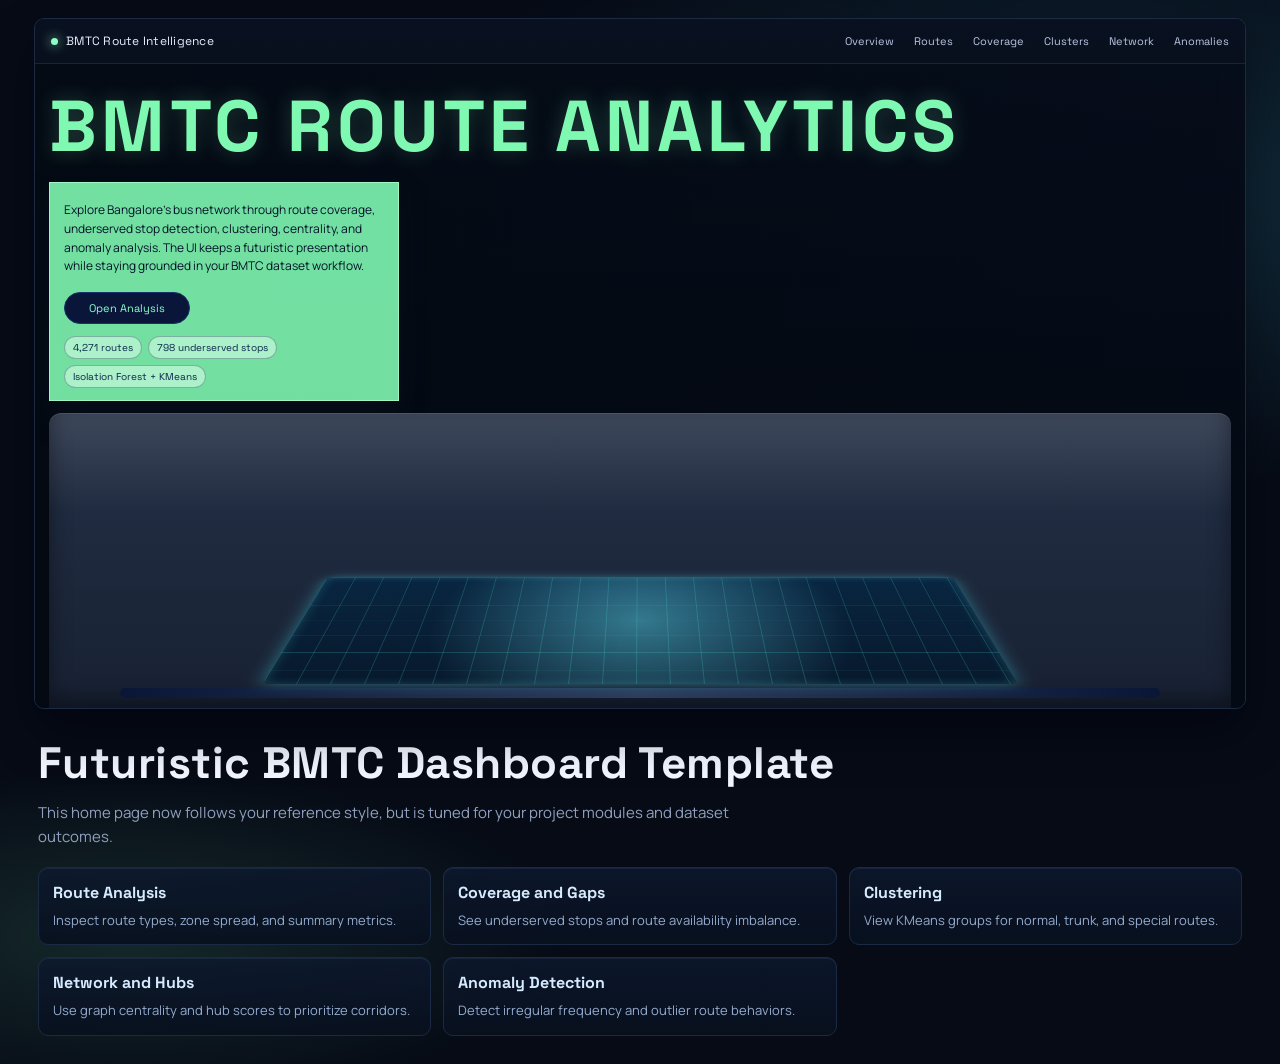
<file: frontend/index.html>
<!DOCTYPE html>
<html lang="en">
<head>
<meta charset="UTF-8"/>
<meta name="viewport" content="width=device-width, initial-scale=1.0"/>
<title>BMTC Analytics — Landing Template</title>
<link href="https://fonts.googleapis.com/css2?family=Space+Grotesk:wght@400;500;700&family=Manrope:wght@400;500;700&display=swap" rel="stylesheet"/>
<link rel="stylesheet" href="style.css"/>
</head>
<body class="landing-body">
<main class="landing-page">
  <section class="hero-template">
    <header class="template-nav">
      <div class="brand-wrap">
        <span class="brand-dot"></span>
        <span class="brand-name">BMTC Route Intelligence</span>
      </div>
      <nav class="template-links" aria-label="Primary">
        <a href="index.html">Overview</a>
        <a href="routes.html">Routes</a>
        <a href="coverage.html">Coverage</a>
        <a href="clusters.html">Clusters</a>
        <a href="network.html">Network</a>
        <a href="anamolies.html">Anomalies</a>
      </nav>
    </header>

    <div class="hero-content">
      <h1>BMTC ROUTE ANALYTICS</h1>
      <article class="hero-note">
        <p>
          Explore Bangalore's bus network through route coverage, underserved
          stop detection, clustering, centrality, and anomaly analysis. The
          UI keeps a futuristic presentation while staying grounded in your
          BMTC dataset workflow.
        </p>
        <a href="routes.html" class="hero-btn">Open Analysis</a>
        <div class="hero-chips">
          <span>4,271 routes</span>
          <span>798 underserved stops</span>
          <span>Isolation Forest + KMeans</span>
        </div>
      </article>
      <div class="hero-device" aria-hidden="true">
        <div class="device-grid"></div>
      </div>
    </div>
  </section>

  <section class="after-hero">
    <h2>Futuristic BMTC Dashboard Template</h2>
    <p>
      This home page now follows your reference style, but is tuned for your
      project modules and dataset outcomes.
    </p>
    <div class="quick-grid">
      <a class="quick-card" href="routes.html">
        <h3>Route Analysis</h3>
        <p>Inspect route types, zone spread, and summary metrics.</p>
      </a>
      <a class="quick-card" href="coverage.html">
        <h3>Coverage and Gaps</h3>
        <p>See underserved stops and route availability imbalance.</p>
      </a>
      <a class="quick-card" href="clusters.html">
        <h3>Clustering</h3>
        <p>View KMeans groups for normal, trunk, and special routes.</p>
      </a>
      <a class="quick-card" href="network.html">
        <h3>Network and Hubs</h3>
        <p>Use graph centrality and hub scores to prioritize corridors.</p>
      </a>
      <a class="quick-card" href="anamolies.html">
        <h3>Anomaly Detection</h3>
        <p>Detect irregular frequency and outlier route behaviors.</p>
      </a>
    </div>
  </section>
</main>
</body>
</html>
</file>
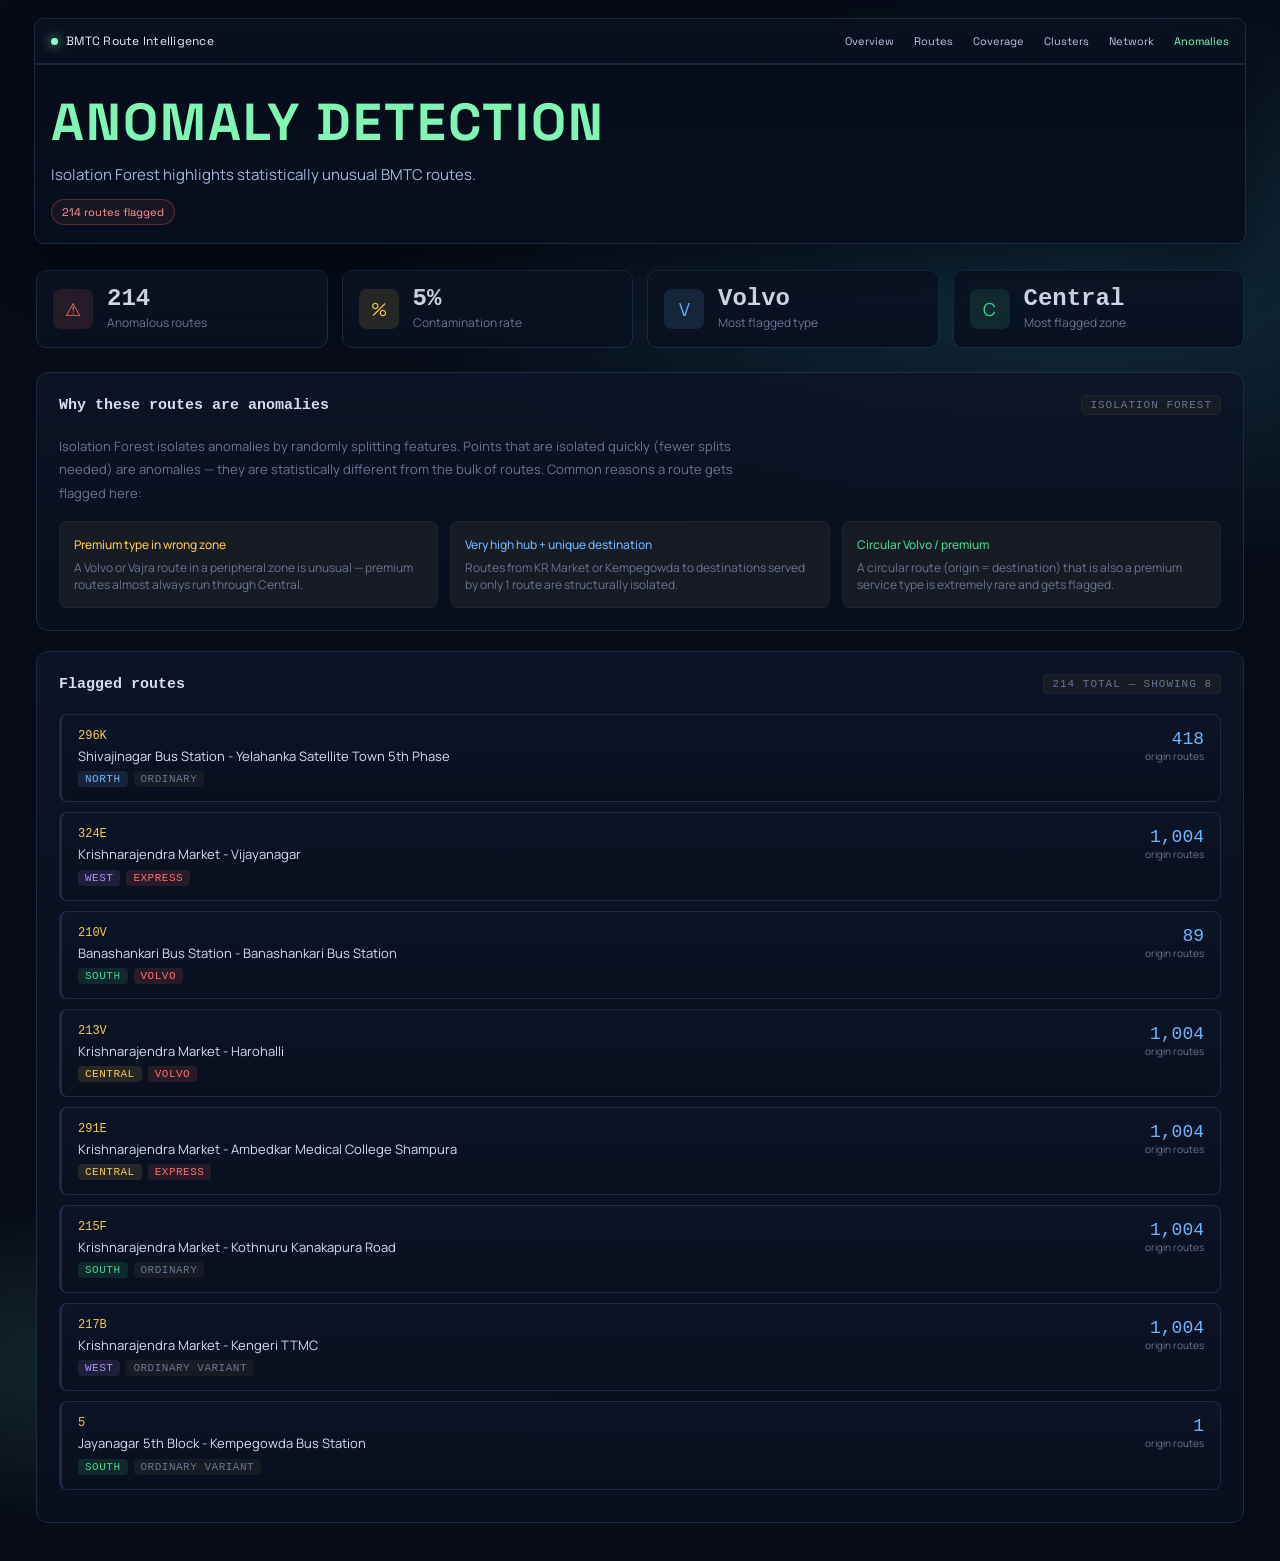
<file: frontend/anamolies.html>
<!DOCTYPE html>
<html lang="en">
<head>
<meta charset="UTF-8"/><meta name="viewport" content="width=device-width, initial-scale=1.0"/>
<title>BMTC — Anomalies</title>
<link href="https://fonts.googleapis.com/css2?family=Space+Grotesk:wght@400;500;700&family=Manrope:wght@400;500;700&display=swap" rel="stylesheet"/>
<link rel="stylesheet" href="style.css"/>
</head>
<body class="landing-body">
<main class="landing-page">
  <section class="hero-template page-template">
    <header class="template-nav">
      <div class="brand-wrap">
        <span class="brand-dot"></span>
        <span class="brand-name">BMTC Route Intelligence</span>
      </div>
      <nav class="template-links" aria-label="Primary">
        <a href="index.html">Overview</a>
        <a href="routes.html">Routes</a>
        <a href="coverage.html">Coverage</a>
        <a href="clusters.html">Clusters</a>
        <a href="network.html">Network</a>
        <a href="anamolies.html" class="is-active">Anomalies</a>
      </nav>
    </header>
    <div class="subpage-head">
      <h1>ANOMALY DETECTION</h1>
      <p>Isolation Forest highlights statistically unusual BMTC routes.</p>
      <span class="subpage-status danger">214 routes flagged</span>
    </div>
  </section>

  <section class="content futuristic-content">

    <div class="kpi-row" style="grid-template-columns:repeat(4,1fr)">
      <div class="kpi-card"><div class="kpi-icon" style="background:rgba(255,107,107,.12);color:#ff6b6b">⚠</div><div><div class="kpi-num">214</div><div class="kpi-label">Anomalous routes</div></div></div>
      <div class="kpi-card"><div class="kpi-icon" style="background:rgba(247,201,72,.12);color:#f7c948">%</div><div><div class="kpi-num">5%</div><div class="kpi-label">Contamination rate</div></div></div>
      <div class="kpi-card"><div class="kpi-icon" style="background:rgba(110,181,255,.12);color:#6eb5ff">V</div><div><div class="kpi-num">Volvo</div><div class="kpi-label">Most flagged type</div></div></div>
      <div class="kpi-card"><div class="kpi-icon" style="background:rgba(61,214,140,.12);color:#3dd68c">C</div><div><div class="kpi-num">Central</div><div class="kpi-label">Most flagged zone</div></div></div>
    </div>

    <div class="card">
      <div class="card-header"><h3>Why these routes are anomalies</h3><span class="card-tag">Isolation Forest</span></div>
      <p style="font-size:13px;color:var(--muted);line-height:1.8;max-width:700px;margin-bottom:16px">
        Isolation Forest isolates anomalies by randomly splitting features. Points that are isolated quickly
        (fewer splits needed) are anomalies — they are statistically different from the bulk of routes.
        Common reasons a route gets flagged here:
      </p>
      <div style="display:grid;grid-template-columns:1fr 1fr 1fr;gap:12px">
        <div style="background:var(--surface2);border:1px solid var(--border);border-radius:8px;padding:14px">
          <div style="font-size:12px;font-weight:500;margin-bottom:6px;color:var(--accent)">Premium type in wrong zone</div>
          <div style="font-size:12px;color:var(--muted)">A Volvo or Vajra route in a peripheral zone is unusual — premium routes almost always run through Central.</div>
        </div>
        <div style="background:var(--surface2);border:1px solid var(--border);border-radius:8px;padding:14px">
          <div style="font-size:12px;font-weight:500;margin-bottom:6px;color:var(--blue)">Very high hub + unique destination</div>
          <div style="font-size:12px;color:var(--muted)">Routes from KR Market or Kempegowda to destinations served by only 1 route are structurally isolated.</div>
        </div>
        <div style="background:var(--surface2);border:1px solid var(--border);border-radius:8px;padding:14px">
          <div style="font-size:12px;font-weight:500;margin-bottom:6px;color:var(--green)">Circular Volvo / premium</div>
          <div style="font-size:12px;color:var(--muted)">A circular route (origin = destination) that is also a premium service type is extremely rare and gets flagged.</div>
        </div>
      </div>
    </div>

    <div class="card">
      <div class="card-header">
        <h3>Flagged routes</h3>
        <span class="card-tag">214 total — showing 8</span>
      </div>
      <div id="anom-list"></div>
    </div>

  </section>
</main>
<script src="data.js"></script>
<script>
const zoneBadge = z => {
  const map = { Central:'badge-yellow', North:'badge-blue', South:'badge-green', East:'badge-red', West:'badge-purple', Other:'badge-gray' };
  return `<span class="badge ${map[z]||'badge-gray'}">${z}</span>`;
};
const typeBadge = t => {
  const premium = ['Vajra','Volvo','Airport','Express'];
  return `<span class="badge ${premium.includes(t)?'badge-red':'badge-gray'}">${t}</span>`;
};

document.getElementById('anom-list').innerHTML = DATA.anomalies.map(a=>`
  <div class="anom-card">
    <div style="flex:1">
      <div class="anom-route">${a.route_id}</div>
      <div class="anom-name">${a.name}</div>
      <div class="anom-meta">${zoneBadge(a.zone)} ${typeBadge(a.type)}</div>
    </div>
    <div class="anom-right">
      <div class="anom-freq">${a.origin_freq.toLocaleString()}</div>
      <div class="anom-freq-label">origin routes</div>
    </div>
  </div>`).join('');
</script>
</body>
</html>
</file>
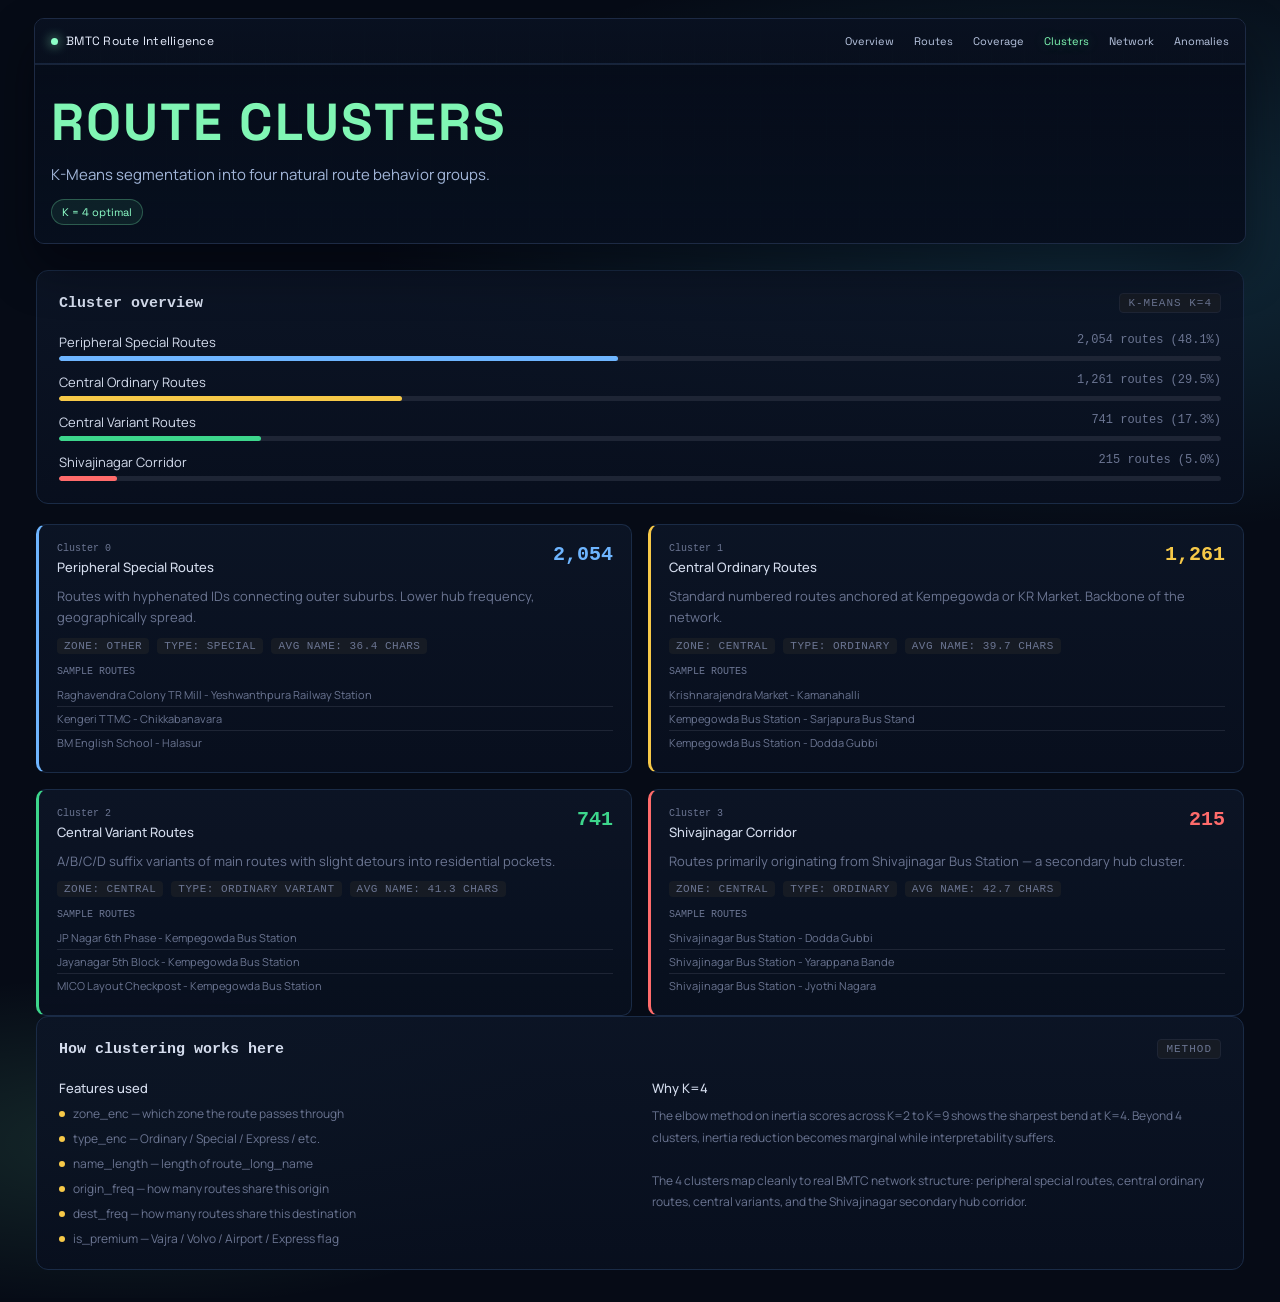
<file: frontend/clusters.html>
<!DOCTYPE html>
<html lang="en">
<head>
<meta charset="UTF-8"/><meta name="viewport" content="width=device-width, initial-scale=1.0"/>
<title>BMTC — Clustering</title>
<link href="https://fonts.googleapis.com/css2?family=Space+Grotesk:wght@400;500;700&family=Manrope:wght@400;500;700&display=swap" rel="stylesheet"/>
<link rel="stylesheet" href="style.css"/>
</head>
<body class="landing-body">
<main class="landing-page">
  <section class="hero-template page-template">
    <header class="template-nav">
      <div class="brand-wrap">
        <span class="brand-dot"></span>
        <span class="brand-name">BMTC Route Intelligence</span>
      </div>
      <nav class="template-links" aria-label="Primary">
        <a href="index.html">Overview</a>
        <a href="routes.html">Routes</a>
        <a href="coverage.html">Coverage</a>
        <a href="clusters.html" class="is-active">Clusters</a>
        <a href="network.html">Network</a>
        <a href="anamolies.html">Anomalies</a>
      </nav>
    </header>
    <div class="subpage-head">
      <h1>ROUTE CLUSTERS</h1>
      <p>K-Means segmentation into four natural route behavior groups.</p>
      <span class="subpage-status">K = 4 optimal</span>
    </div>
  </section>

  <section class="content futuristic-content">

    <div class="card">
      <div class="card-header"><h3>Cluster overview</h3><span class="card-tag">K-Means K=4</span></div>
      <div class="bar-list" id="cluster-size-bars"></div>
    </div>

    <div class="cluster-grid" id="cluster-cards"></div>

    <div class="card">
      <div class="card-header"><h3>How clustering works here</h3><span class="card-tag">Method</span></div>
      <div style="display:grid;grid-template-columns:1fr 1fr;gap:24px">
        <div>
          <p style="font-size:13px;font-weight:500;margin-bottom:8px">Features used</p>
          <div style="display:flex;flex-direction:column;gap:8px">
            <div style="display:flex;align-items:center;gap:8px;font-size:12px;color:var(--muted)"><div style="width:6px;height:6px;border-radius:50%;background:var(--accent);flex-shrink:0"></div>zone_enc — which zone the route passes through</div>
            <div style="display:flex;align-items:center;gap:8px;font-size:12px;color:var(--muted)"><div style="width:6px;height:6px;border-radius:50%;background:var(--accent);flex-shrink:0"></div>type_enc — Ordinary / Special / Express / etc.</div>
            <div style="display:flex;align-items:center;gap:8px;font-size:12px;color:var(--muted)"><div style="width:6px;height:6px;border-radius:50%;background:var(--accent);flex-shrink:0"></div>name_length — length of route_long_name</div>
            <div style="display:flex;align-items:center;gap:8px;font-size:12px;color:var(--muted)"><div style="width:6px;height:6px;border-radius:50%;background:var(--accent);flex-shrink:0"></div>origin_freq — how many routes share this origin</div>
            <div style="display:flex;align-items:center;gap:8px;font-size:12px;color:var(--muted)"><div style="width:6px;height:6px;border-radius:50%;background:var(--accent);flex-shrink:0"></div>dest_freq — how many routes share this destination</div>
            <div style="display:flex;align-items:center;gap:8px;font-size:12px;color:var(--muted)"><div style="width:6px;height:6px;border-radius:50%;background:var(--accent);flex-shrink:0"></div>is_premium — Vajra / Volvo / Airport / Express flag</div>
          </div>
        </div>
        <div>
          <p style="font-size:13px;font-weight:500;margin-bottom:8px">Why K=4</p>
          <p style="font-size:12px;color:var(--muted);line-height:1.8">The elbow method on inertia scores across K=2 to K=9 shows the sharpest bend at K=4. Beyond 4 clusters, inertia reduction becomes marginal while interpretability suffers.</p>
          <br/>
          <p style="font-size:12px;color:var(--muted);line-height:1.8">The 4 clusters map cleanly to real BMTC network structure: peripheral special routes, central ordinary routes, central variants, and the Shivajinagar secondary hub corridor.</p>
        </div>
      </div>
    </div>

  </section>
</main>
<script src="data.js"></script>
<script>
const total = DATA.clusters.reduce((s,c)=>s+c.size,0);
document.getElementById('cluster-size-bars').innerHTML = DATA.clusters.map(c=>`
  <div class="bar-item">
    <div class="bar-meta"><span class="bar-name">${c.label}</span><span class="bar-val">${c.size.toLocaleString()} routes (${(c.size/total*100).toFixed(1)}%)</span></div>
    <div class="bar-track"><div class="bar-fill" style="width:${c.size/total*100}%;background:${c.color}"></div></div>
  </div>`).join('');

document.getElementById('cluster-cards').innerHTML = DATA.clusters.map(c=>`
  <div class="cluster-card" style="border-left-color:${c.color}">
    <div class="cc-header">
      <div>
        <div style="font-size:10px;font-family:var(--mono);color:var(--muted);margin-bottom:4px">Cluster ${c.id}</div>
        <div class="cc-title">${c.label}</div>
      </div>
      <div class="cc-size" style="color:${c.color}">${c.size.toLocaleString()}</div>
    </div>
    <div class="cc-desc">${c.desc}</div>
    <div style="display:flex;gap:8px;flex-wrap:wrap;margin-bottom:12px">
      <span class="badge badge-gray">Zone: ${c.top_zone}</span>
      <span class="badge badge-gray">Type: ${c.top_type}</span>
      <span class="badge badge-gray">Avg name: ${c.avg_name_len} chars</span>
    </div>
    <div style="font-size:10px;color:var(--muted);font-family:var(--mono);margin-bottom:6px">SAMPLE ROUTES</div>
    ${c.samples.map(s=>`<div class="cc-route">${s}</div>`).join('')}
  </div>`).join('');
</script>
</body>
</html>
</file>
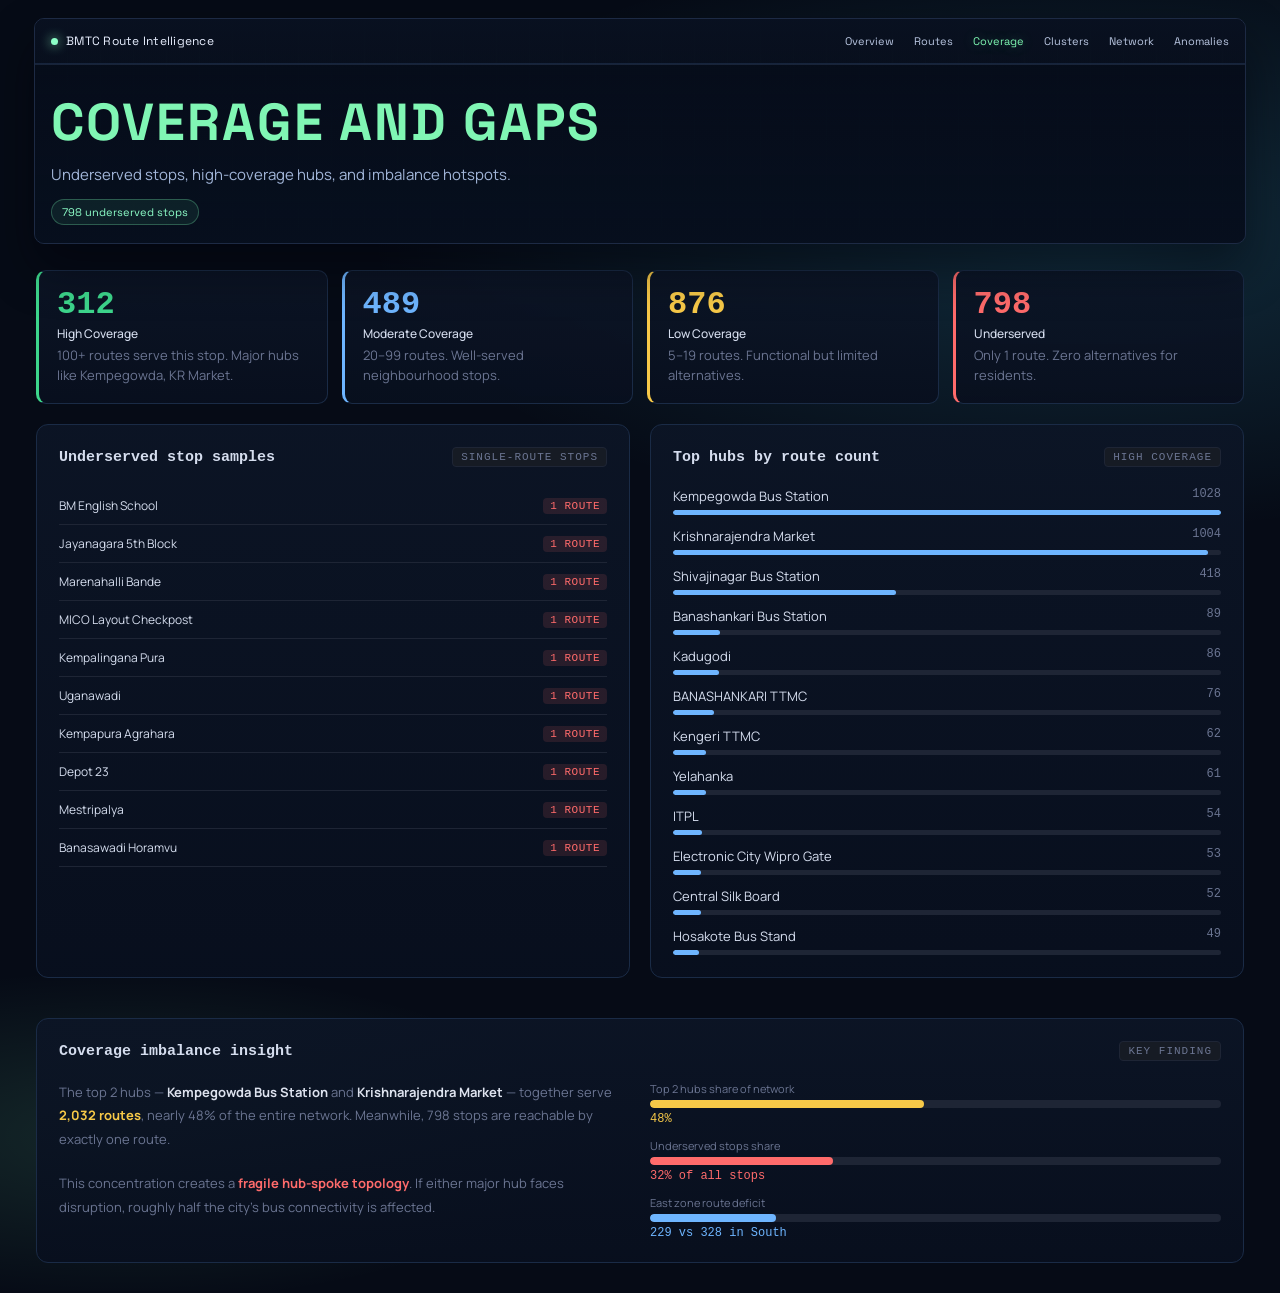
<file: frontend/coverage.html>
<!DOCTYPE html>
<html lang="en">
<head>
<meta charset="UTF-8"/><meta name="viewport" content="width=device-width, initial-scale=1.0"/>
<title>BMTC — Coverage & Gaps</title>
<link href="https://fonts.googleapis.com/css2?family=Space+Grotesk:wght@400;500;700&family=Manrope:wght@400;500;700&display=swap" rel="stylesheet"/>
<link rel="stylesheet" href="style.css"/>
</head>
<body class="landing-body">
<main class="landing-page">
  <section class="hero-template page-template">
    <header class="template-nav">
      <div class="brand-wrap">
        <span class="brand-dot"></span>
        <span class="brand-name">BMTC Route Intelligence</span>
      </div>
      <nav class="template-links" aria-label="Primary">
        <a href="index.html">Overview</a>
        <a href="routes.html">Routes</a>
        <a href="coverage.html" class="is-active">Coverage</a>
        <a href="clusters.html">Clusters</a>
        <a href="network.html">Network</a>
        <a href="anamolies.html">Anomalies</a>
      </nav>
    </header>
    <div class="subpage-head">
      <h1>COVERAGE AND GAPS</h1>
      <p>Underserved stops, high-coverage hubs, and imbalance hotspots.</p>
      <span class="subpage-status">798 underserved stops</span>
    </div>
  </section>

  <section class="content futuristic-content">

    <div class="cov-levels">
      <div class="cov-card" style="border-left:3px solid #3dd68c">
        <div class="cov-num" style="color:#3dd68c">312</div>
        <div class="cov-label">High Coverage</div>
        <div class="cov-desc">100+ routes serve this stop. Major hubs like Kempegowda, KR Market.</div>
      </div>
      <div class="cov-card" style="border-left:3px solid #6eb5ff">
        <div class="cov-num" style="color:#6eb5ff">489</div>
        <div class="cov-label">Moderate Coverage</div>
        <div class="cov-desc">20–99 routes. Well-served neighbourhood stops.</div>
      </div>
      <div class="cov-card" style="border-left:3px solid #f7c948">
        <div class="cov-num" style="color:#f7c948">876</div>
        <div class="cov-label">Low Coverage</div>
        <div class="cov-desc">5–19 routes. Functional but limited alternatives.</div>
      </div>
      <div class="cov-card" style="border-left:3px solid #ff6b6b">
        <div class="cov-num" style="color:#ff6b6b">798</div>
        <div class="cov-label">Underserved</div>
        <div class="cov-desc">Only 1 route. Zero alternatives for residents.</div>
      </div>
    </div>

    <div class="grid-2">
      <div class="card">
        <div class="card-header"><h3>Underserved stop samples</h3><span class="card-tag">Single-route stops</span></div>
        <div id="underserved-list"></div>
      </div>
      <div class="card">
        <div class="card-header"><h3>Top hubs by route count</h3><span class="card-tag">High coverage</span></div>
        <div class="bar-list" id="hub-bars"></div>
      </div>
    </div>

    <div class="card">
      <div class="card-header"><h3>Coverage imbalance insight</h3><span class="card-tag">Key finding</span></div>
      <div style="display:grid;grid-template-columns:1fr 1fr;gap:20px">
        <div>
          <p style="font-size:13px;color:var(--muted);line-height:1.8">
            The top 2 hubs — <strong style="color:var(--text)">Kempegowda Bus Station</strong> and
            <strong style="color:var(--text)">Krishnarajendra Market</strong> — together serve
            <strong style="color:var(--accent)">2,032 routes</strong>, nearly 48% of the entire network.
            Meanwhile, 798 stops are reachable by exactly one route.
          </p>
          <br/>
          <p style="font-size:13px;color:var(--muted);line-height:1.8">
            This concentration creates a <strong style="color:var(--red)">fragile hub-spoke topology</strong>.
            If either major hub faces disruption, roughly half the city's bus connectivity is affected.
          </p>
        </div>
        <div>
          <div style="display:flex;flex-direction:column;gap:12px">
            <div>
              <div style="font-size:11px;color:var(--muted);margin-bottom:4px">Top 2 hubs share of network</div>
              <div style="height:8px;background:var(--border);border-radius:4px;overflow:hidden">
                <div style="width:48%;height:100%;background:var(--accent);border-radius:4px"></div>
              </div>
              <div style="font-family:var(--mono);font-size:12px;color:var(--accent);margin-top:4px">48%</div>
            </div>
            <div>
              <div style="font-size:11px;color:var(--muted);margin-bottom:4px">Underserved stops share</div>
              <div style="height:8px;background:var(--border);border-radius:4px;overflow:hidden">
                <div style="width:32%;height:100%;background:var(--red);border-radius:4px"></div>
              </div>
              <div style="font-family:var(--mono);font-size:12px;color:var(--red);margin-top:4px">32% of all stops</div>
            </div>
            <div>
              <div style="font-size:11px;color:var(--muted);margin-bottom:4px">East zone route deficit</div>
              <div style="height:8px;background:var(--border);border-radius:4px;overflow:hidden">
                <div style="width:22%;height:100%;background:var(--blue);border-radius:4px"></div>
              </div>
              <div style="font-family:var(--mono);font-size:12px;color:var(--blue);margin-top:4px">229 vs 328 in South</div>
            </div>
          </div>
        </div>
      </div>
    </div>

  </section>
</main>
<script src="data.js"></script>
<script>
document.getElementById('underserved-list').innerHTML = DATA.underserved_sample.map(s => `
  <div style="display:flex;justify-content:space-between;align-items:center;padding:10px 0;border-bottom:1px solid var(--border)">
    <span style="font-size:12px">${s}</span>
    <span class="badge badge-red">1 route</span>
  </div>`).join('');

const maxH = DATA.top_hubs[0].routes;
document.getElementById('hub-bars').innerHTML = DATA.top_hubs.map(h => `
  <div class="bar-item">
    <div class="bar-meta"><span class="bar-name">${h.name}</span><span class="bar-val">${h.routes}</span></div>
    <div class="bar-track"><div class="bar-fill" style="width:${h.routes/maxH*100}%;background:var(--blue)"></div></div>
  </div>`).join('');
</script>
</body>
</html>
</file>
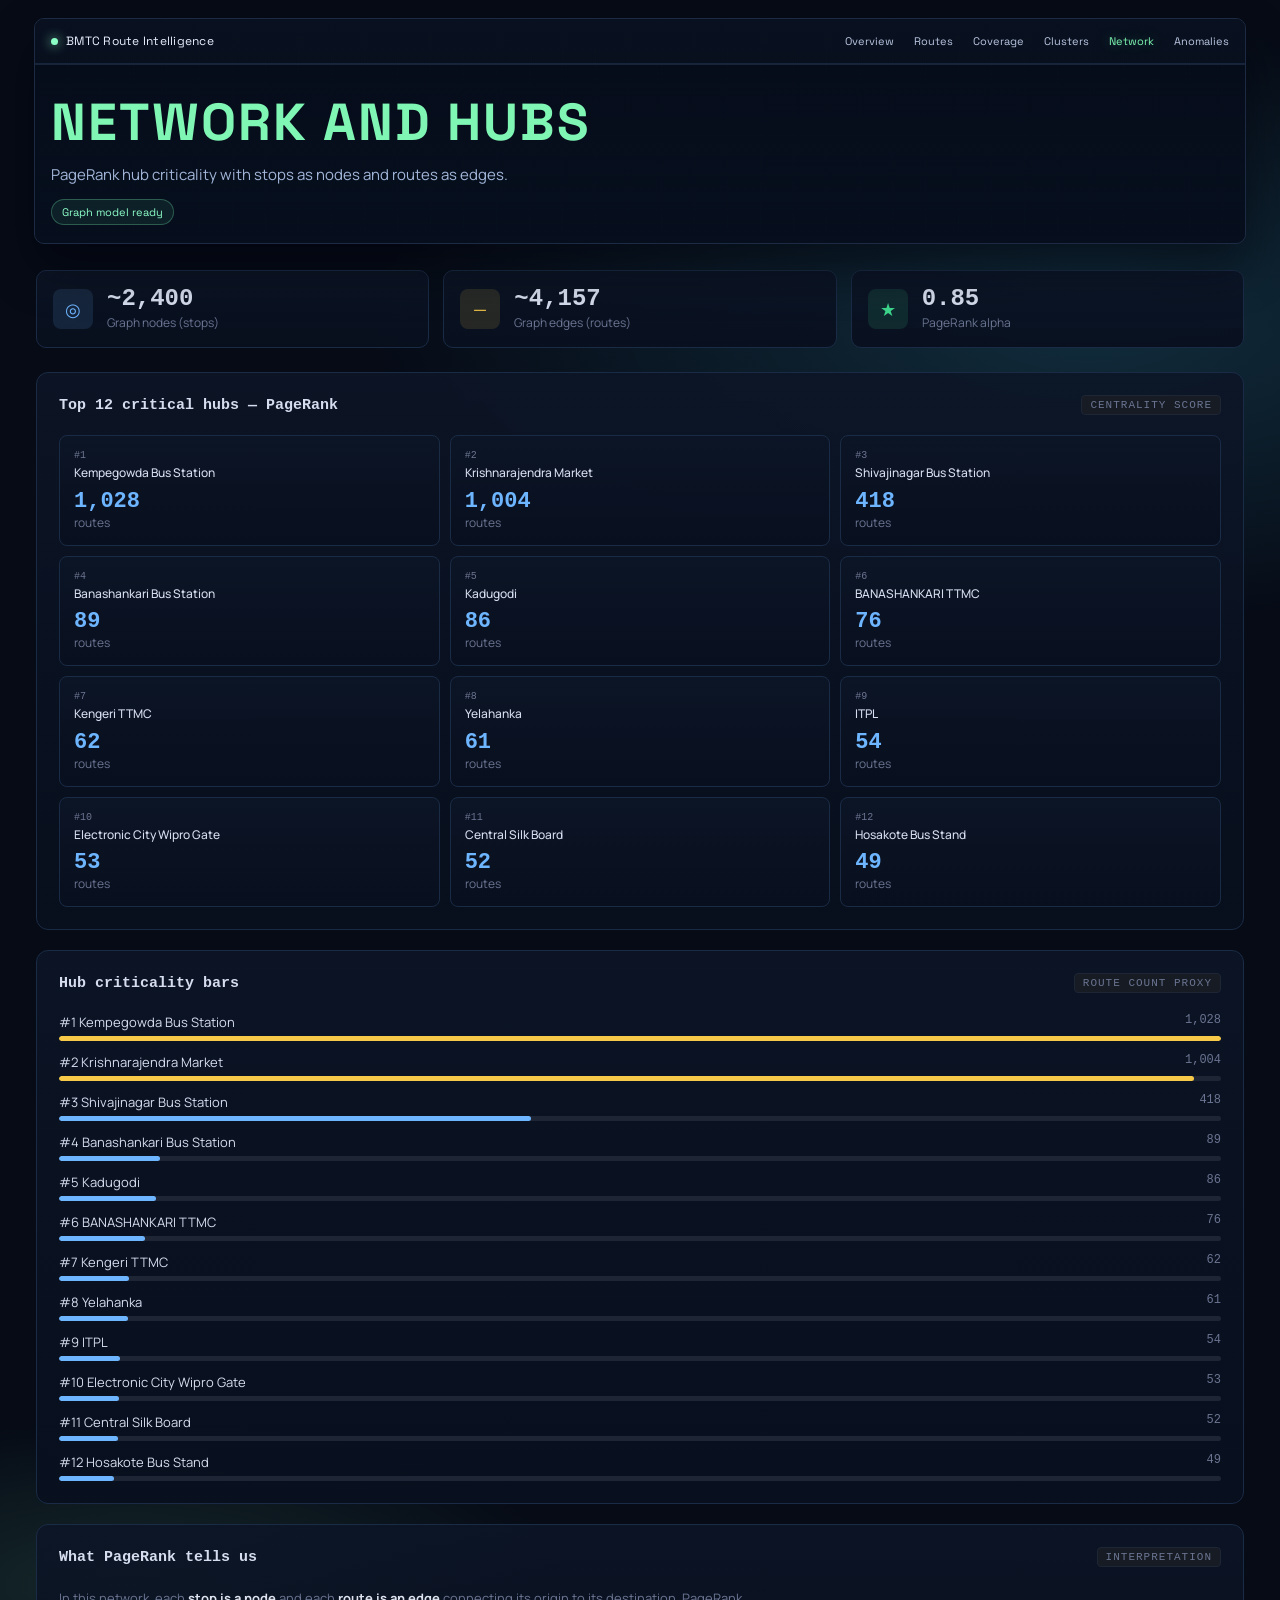
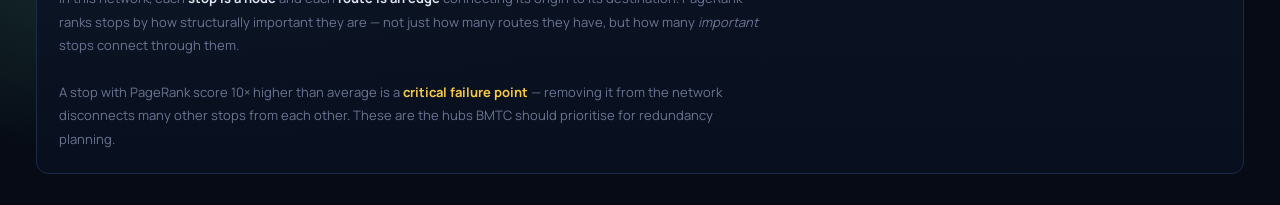
<file: frontend/network.html>
<!DOCTYPE html>
<html lang="en">
<head>
<meta charset="UTF-8"/><meta name="viewport" content="width=device-width, initial-scale=1.0"/>
<title>BMTC — Network & Hubs</title>
<link href="https://fonts.googleapis.com/css2?family=Space+Grotesk:wght@400;500;700&family=Manrope:wght@400;500;700&display=swap" rel="stylesheet"/>
<link rel="stylesheet" href="style.css"/>
</head>
<body class="landing-body">
<main class="landing-page">
  <section class="hero-template page-template">
    <header class="template-nav">
      <div class="brand-wrap">
        <span class="brand-dot"></span>
        <span class="brand-name">BMTC Route Intelligence</span>
      </div>
      <nav class="template-links" aria-label="Primary">
        <a href="index.html">Overview</a>
        <a href="routes.html">Routes</a>
        <a href="coverage.html">Coverage</a>
        <a href="clusters.html">Clusters</a>
        <a href="network.html" class="is-active">Network</a>
        <a href="anamolies.html">Anomalies</a>
      </nav>
    </header>
    <div class="subpage-head">
      <h1>NETWORK AND HUBS</h1>
      <p>PageRank hub criticality with stops as nodes and routes as edges.</p>
      <span class="subpage-status">Graph model ready</span>
    </div>
  </section>

  <section class="content futuristic-content">

    <div class="kpi-row" style="grid-template-columns:repeat(3,1fr)">
      <div class="kpi-card"><div class="kpi-icon" style="background:rgba(110,181,255,.12);color:#6eb5ff">◎</div><div><div class="kpi-num">~2,400</div><div class="kpi-label">Graph nodes (stops)</div></div></div>
      <div class="kpi-card"><div class="kpi-icon" style="background:rgba(247,201,72,.12);color:#f7c948">—</div><div><div class="kpi-num">~4,157</div><div class="kpi-label">Graph edges (routes)</div></div></div>
      <div class="kpi-card"><div class="kpi-icon" style="background:rgba(61,214,140,.12);color:#3dd68c">★</div><div><div class="kpi-num">0.85</div><div class="kpi-label">PageRank alpha</div></div></div>
    </div>

    <div class="card">
      <div class="card-header"><h3>Top 12 critical hubs — PageRank</h3><span class="card-tag">Centrality score</span></div>
      <div class="hub-grid" id="hub-grid"></div>
    </div>

    <div class="card">
      <div class="card-header"><h3>Hub criticality bars</h3><span class="card-tag">Route count proxy</span></div>
      <div class="bar-list" id="hub-bars"></div>
    </div>

    <div class="card">
      <div class="card-header"><h3>What PageRank tells us</h3><span class="card-tag">Interpretation</span></div>
      <p style="font-size:13px;color:var(--muted);line-height:1.8;max-width:700px">
        In this network, each <strong style="color:var(--text)">stop is a node</strong> and each
        <strong style="color:var(--text)">route is an edge</strong> connecting its origin to its destination.
        PageRank ranks stops by how structurally important they are — not just how many routes they have,
        but how many <em>important</em> stops connect through them.
        <br/><br/>
        A stop with PageRank score 10× higher than average is a <strong style="color:var(--accent)">critical
        failure point</strong> — removing it from the network disconnects many other stops from each other.
        These are the hubs BMTC should prioritise for redundancy planning.
      </p>
    </div>

  </section>
</main>
<script src="data.js"></script>
<script>
document.getElementById('hub-grid').innerHTML = DATA.top_hubs.map((h,i)=>`
  <div class="hub-card">
    <div class="hub-rank">#${i+1}</div>
    <div class="hub-name">${h.name}</div>
    <div class="hub-count">${h.routes.toLocaleString()}</div>
    <div class="hub-label">routes</div>
  </div>`).join('');

const maxH = DATA.top_hubs[0].routes;
document.getElementById('hub-bars').innerHTML = DATA.top_hubs.map((h,i)=>`
  <div class="bar-item">
    <div class="bar-meta">
      <span class="bar-name">#${i+1} ${h.name}</span>
      <span class="bar-val">${h.routes.toLocaleString()}</span>
    </div>
    <div class="bar-track">
      <div class="bar-fill" style="width:${h.routes/maxH*100}%;background:${i<2?'var(--accent)':'var(--blue)'}"></div>
    </div>
  </div>`).join('');
</script>
</body>
</html>
</file>
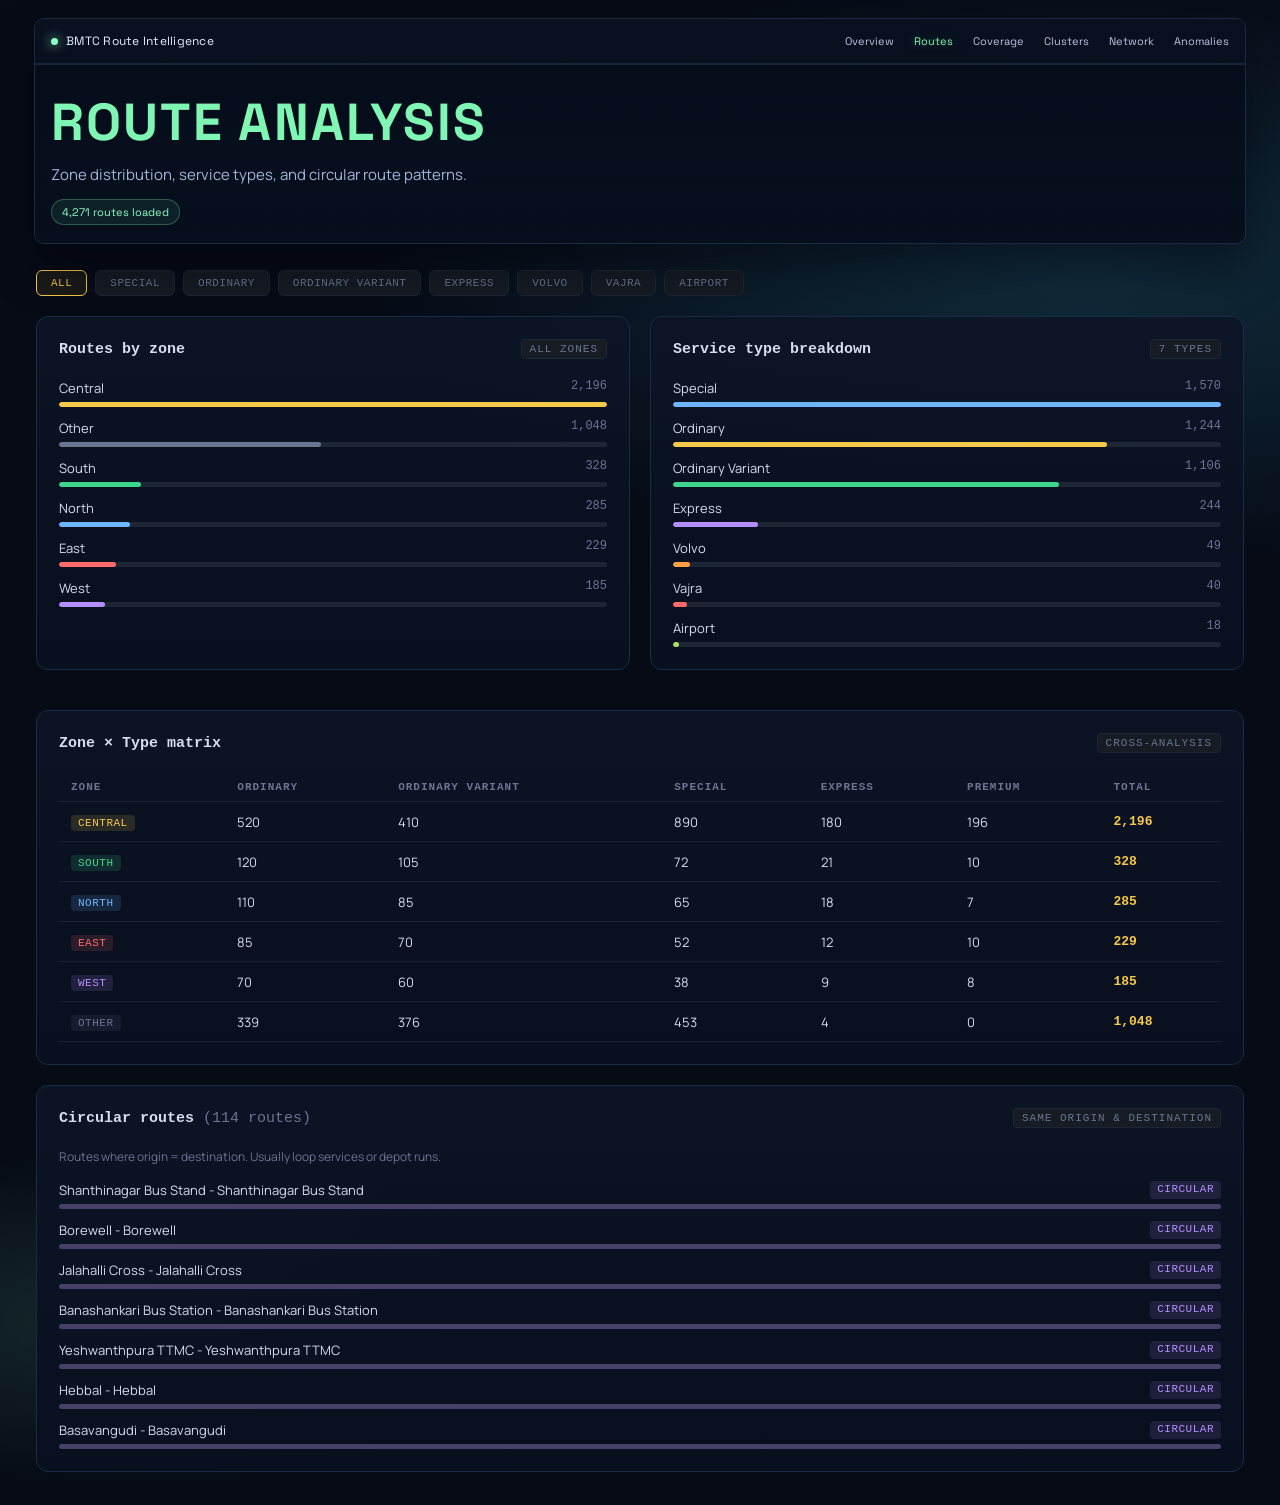
<file: frontend/routes.html>
<!DOCTYPE html>
<html lang="en">
<head>
<meta charset="UTF-8"/>
<meta name="viewport" content="width=device-width, initial-scale=1.0"/>
<title>BMTC — Route Analysis</title>
<link href="https://fonts.googleapis.com/css2?family=Space+Grotesk:wght@400;500;700&family=Manrope:wght@400;500;700&display=swap" rel="stylesheet"/>
<link rel="stylesheet" href="style.css"/>
</head>
<body class="landing-body">
<main class="landing-page">
  <section class="hero-template page-template">
    <header class="template-nav">
      <div class="brand-wrap">
        <span class="brand-dot"></span>
        <span class="brand-name">BMTC Route Intelligence</span>
      </div>
      <nav class="template-links" aria-label="Primary">
        <a href="index.html">Overview</a>
        <a href="routes.html" class="is-active">Routes</a>
        <a href="coverage.html">Coverage</a>
        <a href="clusters.html">Clusters</a>
        <a href="network.html">Network</a>
        <a href="anamolies.html">Anomalies</a>
      </nav>
    </header>
    <div class="subpage-head">
      <h1>ROUTE ANALYSIS</h1>
      <p>Zone distribution, service types, and circular route patterns.</p>
      <span class="subpage-status">4,271 routes loaded</span>
    </div>
  </section>

  <section class="content futuristic-content">

    <div class="filter-bar" id="type-filters"></div>

    <div class="grid-2">
      <div class="card">
        <div class="card-header"><h3>Routes by zone</h3><span class="card-tag">All zones</span></div>
        <div class="bar-list" id="zone-bars"></div>
      </div>
      <div class="card">
        <div class="card-header"><h3>Service type breakdown</h3><span class="card-tag">7 types</span></div>
        <div class="bar-list" id="type-bars"></div>
      </div>
    </div>

    <div class="card">
      <div class="card-header"><h3>Zone × Type matrix</h3><span class="card-tag">Cross-analysis</span></div>
      <div class="table-wrap">
        <table id="matrix-table">
          <thead><tr><th>Zone</th><th>Ordinary</th><th>Ordinary Variant</th><th>Special</th><th>Express</th><th>Premium</th><th>Total</th></tr></thead>
          <tbody id="matrix-body"></tbody>
        </table>
      </div>
    </div>

    <div class="card">
      <div class="card-header"><h3>Circular routes <span style="color:var(--muted);font-weight:400">(114 routes)</span></h3><span class="card-tag">Same origin & destination</span></div>
      <p style="font-size:12px;color:var(--muted);margin-bottom:16px">Routes where origin = destination. Usually loop services or depot runs.</p>
      <div class="bar-list" id="circular-list"></div>
    </div>
  </section>
</main>

<script src="data.js"></script>
<script>
// Zone bars
const maxZ = Math.max(...Object.values(DATA.zones));
document.getElementById('zone-bars').innerHTML = Object.entries(DATA.zones).map(([z,c]) => `
  <div class="bar-item">
    <div class="bar-meta"><span class="bar-name">${z}</span><span class="bar-val">${c.toLocaleString()}</span></div>
    <div class="bar-track"><div class="bar-fill" style="width:${c/maxZ*100}%;background:${DATA.zone_colors[z]}"></div></div>
  </div>`).join('');

// Type bars
const maxT = Math.max(...Object.values(DATA.route_types).map(t=>t.count));
document.getElementById('type-bars').innerHTML = Object.entries(DATA.route_types).map(([name,t]) => `
  <div class="bar-item">
    <div class="bar-meta"><span class="bar-name">${name}</span><span class="bar-val">${t.count.toLocaleString()}</span></div>
    <div class="bar-track"><div class="bar-fill" style="width:${t.count/maxT*100}%;background:${t.color}"></div></div>
  </div>`).join('');

// Filter buttons
document.getElementById('type-filters').innerHTML =
  ['All',...Object.keys(DATA.route_types)].map((t,i) =>
    `<button class="filter-btn${i===0?' active':''}" onclick="filterType('${t}',this)">${t}</button>`
  ).join('');

function filterType(t, el) {
  document.querySelectorAll('.filter-btn').forEach(b=>b.classList.remove('active'));
  el.classList.add('active');
}

// Zone x Type matrix (approximate breakdown)
const matrixData = [
  { zone:'Central', ord:520, var:410, spe:890, exp:180, prem:196, total:2196 },
  { zone:'South',   ord:120, var:105, spe:72,  exp:21,  prem:10,  total:328  },
  { zone:'North',   ord:110, var:85,  spe:65,  exp:18,  prem:7,   total:285  },
  { zone:'East',    ord:85,  var:70,  spe:52,  exp:12,  prem:10,  total:229  },
  { zone:'West',    ord:70,  var:60,  spe:38,  exp:9,   prem:8,   total:185  },
  { zone:'Other',   ord:339, var:376, spe:453, exp:4,   prem:0,   total:1048 },
];
document.getElementById('matrix-body').innerHTML = matrixData.map(r => `
  <tr>
    <td><span class="badge" style="background:${DATA.zone_colors[r.zone]}22;color:${DATA.zone_colors[r.zone]}">${r.zone}</span></td>
    <td class="mono">${r.ord}</td><td class="mono">${r.var}</td>
    <td class="mono">${r.spe}</td><td class="mono">${r.exp}</td>
    <td class="mono">${r.prem}</td>
    <td style="font-family:var(--mono);font-weight:600;color:var(--accent)">${r.total.toLocaleString()}</td>
  </tr>`).join('');

// Circular routes sample
const circSamples = [
  'Shanthinagar Bus Stand - Shanthinagar Bus Stand',
  'Borewell - Borewell',
  'Jalahalli Cross - Jalahalli Cross',
  'Banashankari Bus Station - Banashankari Bus Station',
  'Yeshwanthpura TTMC - Yeshwanthpura TTMC',
  'Hebbal - Hebbal',
  'Basavangudi - Basavangudi',
];
document.getElementById('circular-list').innerHTML = circSamples.map(name => `
  <div class="bar-item">
    <div class="bar-meta"><span class="bar-name">${name}</span><span class="badge badge-purple">circular</span></div>
    <div class="bar-track"><div class="bar-fill" style="width:100%;background:#b48eff44"></div></div>
  </div>`).join('');
</script>
</body>
</html>
</file>
<file: frontend/style.css>
:root {
  --bg: #080a0f;
  --surface: #0f1218;
  --surface2: #161b24;
  --border: #1e2535;
  --accent: #f7c948;
  --green: #3dd68c;
  --blue: #6eb5ff;
  --red: #ff6b6b;
  --purple: #b48eff;
  --text: #dde2ee;
  --muted: #6b7592;
  --mono: 'IBM Plex Mono', monospace;
  --sans: 'IBM Plex Sans', sans-serif;
  --sidebar-w: 220px;
}

* { box-sizing: border-box; margin: 0; padding: 0; }

body {
  background: var(--bg);
  color: var(--text);
  font-family: var(--sans);
  display: flex;
  min-height: 100vh;
}

/* SIDEBAR */
.sidebar {
  width: var(--sidebar-w);
  min-height: 100vh;
  background: var(--surface);
  border-right: 1px solid var(--border);
  display: flex;
  flex-direction: column;
  position: fixed;
  top: 0; left: 0;
  z-index: 100;
}
.sidebar-logo {
  display: flex; align-items: center; gap: 12px;
  padding: 24px 20px;
  border-bottom: 1px solid var(--border);
}
.logo-mark {
  width: 36px; height: 36px;
  background: var(--accent); color: #000;
  border-radius: 8px;
  display: flex; align-items: center; justify-content: center;
  font-family: var(--mono); font-weight: 600; font-size: 18px;
}
.logo-title { font-family: var(--mono); font-size: 14px; font-weight: 600; }
.logo-sub   { font-size: 10px; color: var(--muted); margin-top: 1px; }
.sidebar-nav { flex: 1; padding: 16px 12px; display: flex; flex-direction: column; gap: 2px; }
.nav-item {
  display: flex; align-items: center; gap: 10px;
  padding: 9px 12px; border-radius: 7px;
  font-size: 13px; color: var(--muted);
  text-decoration: none; transition: all .15s;
}
.nav-item:hover { background: var(--surface2); color: var(--text); }
.nav-item.active { background: rgba(247,201,72,.1); color: var(--accent); font-weight: 500; }
.nav-icon { font-size: 14px; width: 16px; text-align: center; }
.sidebar-footer { padding: 16px 20px; border-top: 1px solid var(--border); }
.sf-label { font-size: 10px; color: var(--muted); text-transform: uppercase; letter-spacing: 1px; font-family: var(--mono); }
.sf-val   { font-size: 12px; font-family: var(--mono); margin-top: 2px; }

/* MAIN */
.main { margin-left: var(--sidebar-w); flex: 1; display: flex; flex-direction: column; }

/* TOPBAR */
.topbar {
  padding: 24px 36px;
  border-bottom: 1px solid var(--border);
  display: flex; align-items: flex-end; justify-content: space-between;
  background: var(--surface);
  position: sticky; top: 0; z-index: 50;
}
.page-title { font-family: var(--mono); font-size: 20px; font-weight: 600; }
.page-sub   { font-size: 12px; color: var(--muted); margin-top: 3px; }
.topbar-right { display: flex; align-items: center; gap: 8px; }
.status-dot {
  width: 7px; height: 7px; border-radius: 50%;
  background: var(--green);
  animation: blink 2s ease-in-out infinite;
}
@keyframes blink { 0%,100%{opacity:1} 50%{opacity:.3} }
.status-text { font-family: var(--mono); font-size: 11px; color: var(--muted); }

/* CONTENT */
.content { padding: 28px 36px; flex: 1; }

/* KPI */
.kpi-row { display: grid; grid-template-columns: repeat(5,1fr); gap: 14px; margin-bottom: 24px; }
.kpi-card {
  background: var(--surface); border: 1px solid var(--border); border-radius: 10px;
  padding: 16px; display: flex; align-items: center; gap: 14px; transition: border-color .2s;
}
.kpi-card:hover { border-color: #263045; }
.kpi-icon { width: 40px; height: 40px; border-radius: 8px; display: flex; align-items: center; justify-content: center; font-size: 18px; }
.kpi-num  { font-family: var(--mono); font-size: 22px; font-weight: 600; line-height: 1; }
.kpi-label{ font-size: 11px; color: var(--muted); margin-top: 3px; }

/* CARD */
.card {
  background: var(--surface); border: 1px solid var(--border);
  border-radius: 12px; padding: 22px;
  transition: border-color .2s; margin-bottom: 20px;
}
.card:hover { border-color: #263045; }
.card-header { display: flex; align-items: center; justify-content: space-between; margin-bottom: 20px; }
.card-header h3 { font-family: var(--mono); font-size: 13px; font-weight: 600; }
.card-tag {
  font-family: var(--mono); font-size: 10px; color: var(--muted);
  background: var(--surface2); padding: 3px 8px; border-radius: 4px;
  border: 1px solid var(--border); text-transform: uppercase; letter-spacing: 1px;
}

/* GRIDS */
.grid-2   { display: grid; grid-template-columns: 1fr 1fr; gap: 20px; margin-bottom: 20px; }
.grid-3   { display: grid; grid-template-columns: 1fr 1fr 1fr; gap: 20px; margin-bottom: 20px; }
.grid-3-1 { display: grid; grid-template-columns: 2fr 1fr; gap: 20px; margin-bottom: 20px; }

/* BARS */
.bar-list { display: flex; flex-direction: column; gap: 12px; }
.bar-meta { display: flex; justify-content: space-between; margin-bottom: 5px; }
.bar-name { font-size: 12px; overflow: hidden; text-overflow: ellipsis; white-space: nowrap; max-width: 72%; }
.bar-val  { font-family: var(--mono); font-size: 11px; color: var(--muted); }
.bar-track{ height: 5px; background: var(--border); border-radius: 3px; overflow: hidden; }
.bar-fill { height: 100%; border-radius: 3px; transition: width 1.2s cubic-bezier(.4,0,.2,1); }

/* TABLE */
.table-wrap { overflow-x: auto; }
table { width: 100%; border-collapse: collapse; font-size: 12px; }
thead tr { border-bottom: 1px solid var(--border); }
th {
  font-family: var(--mono); font-size: 10px; letter-spacing: 1px;
  text-transform: uppercase; color: var(--muted);
  padding: 8px 12px; text-align: left; white-space: nowrap;
}
td { padding: 10px 12px; border-bottom: 1px solid rgba(30,37,53,.8); vertical-align: middle; }
tbody tr:hover { background: var(--surface2); }

/* BADGES */
.badge { display: inline-block; font-size: 10px; font-family: var(--mono); padding: 2px 7px; border-radius: 4px; text-transform: uppercase; letter-spacing: .5px; }
.badge-yellow { background: rgba(247,201,72,.12); color: var(--accent); }
.badge-green  { background: rgba(61,214,140,.12);  color: var(--green); }
.badge-blue   { background: rgba(110,181,255,.12); color: var(--blue); }
.badge-red    { background: rgba(255,107,107,.12); color: var(--red); }
.badge-purple { background: rgba(180,142,255,.12); color: var(--purple); }
.badge-gray   { background: var(--surface2); color: var(--muted); }

/* FILTER */
.filter-bar { display: flex; gap: 8px; flex-wrap: wrap; margin-bottom: 20px; }
.filter-btn {
  font-family: var(--mono); font-size: 11px; padding: 6px 14px;
  border-radius: 6px; border: 1px solid var(--border);
  background: var(--surface2); color: var(--muted);
  cursor: pointer; transition: all .15s;
  text-transform: uppercase; letter-spacing: .5px;
}
.filter-btn:hover { color: var(--text); border-color: #263045; }
.filter-btn.active { border-color: var(--accent); color: var(--accent); background: rgba(247,201,72,.08); }

/* SEARCH */
.search-input {
  width: 100%; background: var(--surface2); border: 1px solid var(--border);
  border-radius: 8px; padding: 9px 14px; font-size: 13px;
  color: var(--text); font-family: var(--sans);
  outline: none; transition: border-color .15s; margin-bottom: 16px;
}
.search-input:focus { border-color: var(--accent); }
.search-input::placeholder { color: var(--muted); }

/* PIPELINE */
.pipeline-row { display: flex; align-items: stretch; gap: 4px; flex-wrap: wrap; }
.pl-step {
  flex: 1; min-width: 130px;
  background: var(--surface2); border: 1px solid var(--border);
  border-radius: 8px; padding: 14px;
}
.pl-num   { font-family: var(--mono); font-size: 10px; color: var(--accent); margin-bottom: 4px; }
.pl-title { font-size: 12px; font-weight: 500; margin-bottom: 4px; }
.pl-desc  { font-size: 11px; color: var(--muted); line-height: 1.5; }
.pl-arrow { font-family: var(--mono); color: var(--border); font-size: 18px; padding: 0 4px; align-self: center; }

/* CLUSTER CARDS */
.cluster-grid { display: grid; grid-template-columns: 1fr 1fr; gap: 16px; }
.cluster-card {
  background: var(--surface2); border: 1px solid var(--border);
  border-radius: 10px; padding: 18px; border-left: 3px solid var(--accent);
}
.cc-header { display: flex; justify-content: space-between; align-items: flex-start; margin-bottom: 10px; }
.cc-title  { font-size: 13px; font-weight: 500; }
.cc-size   { font-family: var(--mono); font-size: 20px; font-weight: 600; }
.cc-desc   { font-size: 12px; color: var(--muted); line-height: 1.6; margin-bottom: 10px; }
.cc-route  { font-size: 11px; color: var(--muted); padding: 4px 0; border-bottom: 1px solid var(--border); }
.cc-route:last-child { border-bottom: none; }

/* HUB GRID */
.hub-grid { display: grid; grid-template-columns: repeat(3,1fr); gap: 10px; }
.hub-card { background: var(--surface2); border: 1px solid var(--border); border-radius: 8px; padding: 14px; }
.hub-rank  { font-family: var(--mono); font-size: 10px; color: var(--muted); margin-bottom: 4px; }
.hub-name  { font-size: 12px; font-weight: 500; margin-bottom: 8px; line-height: 1.3; }
.hub-count { font-family: var(--mono); font-size: 22px; font-weight: 600; color: var(--blue); }
.hub-label { font-size: 10px; color: var(--muted); }

/* ANOMALY */
.anom-card {
  background: var(--surface2); border: 1px solid var(--border);
  border-left: 3px solid var(--red); border-radius: 8px;
  padding: 14px 16px; display: flex; justify-content: space-between;
  align-items: flex-start; gap: 16px; margin-bottom: 10px;
}
.anom-route { font-family: var(--mono); font-size: 12px; color: var(--accent); margin-bottom: 4px; }
.anom-name  { font-size: 12px; line-height: 1.4; }
.anom-meta  { display: flex; gap: 6px; flex-wrap: wrap; margin-top: 6px; }
.anom-right { text-align: right; flex-shrink: 0; }
.anom-freq  { font-family: var(--mono); font-size: 18px; color: var(--blue); }
.anom-freq-label { font-size: 10px; color: var(--muted); }

/* COVERAGE */
.cov-levels { display: grid; grid-template-columns: repeat(4,1fr); gap: 14px; margin-bottom: 20px; }
.cov-card { border-radius: 10px; padding: 18px; border: 1px solid var(--border); background: var(--surface2); }
.cov-num   { font-family: var(--mono); font-size: 32px; font-weight: 600; line-height: 1; margin-bottom: 4px; }
.cov-label { font-size: 12px; font-weight: 500; margin-bottom: 4px; }
.cov-desc  { font-size: 11px; color: var(--muted); line-height: 1.5; }

/* INSIGHTS */
.insights-grid { display: grid; grid-template-columns: repeat(4,1fr); gap: 16px; }
.insight-block { background: var(--surface2); border: 1px solid var(--border); border-radius: 10px; padding: 18px; }
.ib-num   { font-family: var(--mono); font-size: 28px; font-weight: 600; color: var(--accent); line-height: 1; margin-bottom: 8px; }
.ib-title { font-size: 13px; font-weight: 500; margin-bottom: 6px; line-height: 1.3; }
.ib-desc  { font-size: 12px; color: var(--muted); line-height: 1.6; }

@media (max-width: 900px) {
  .sidebar { display: none; }
  .main { margin-left: 0; }
  .grid-2, .grid-3, .grid-3-1, .cluster-grid, .hub-grid { grid-template-columns: 1fr; }
  .kpi-row { grid-template-columns: 1fr 1fr; }
  .insights-grid, .cov-levels { grid-template-columns: 1fr 1fr; }
  .content, .topbar { padding: 16px 20px; }
}

/* Landing template page styles (scoped to index only) */
.landing-body {
  margin: 0;
  min-height: 100vh;
  display: block;
  color: #d5ddee;
  background:
    radial-gradient(1200px 500px at 85% 18%, rgba(73, 215, 255, 0.16), transparent 60%),
    radial-gradient(700px 260px at 10% 88%, rgba(129, 255, 186, 0.12), transparent 64%),
    #060b16;
  font-family: 'Manrope', sans-serif;
}

.landing-page {
  max-width: 1240px;
  margin: 18px auto 28px;
  padding: 0 14px;
}

.hero-template {
  border-radius: 10px;
  overflow: hidden;
  border: 1px solid #1d2a44;
  background: linear-gradient(180deg, #060b16 0%, #0a1426 100%);
  box-shadow: 0 24px 48px rgba(1, 3, 8, 0.45);
  position: relative;
}

.hero-template::before {
  content: "";
  position: absolute;
  inset: 0;
  background:
    repeating-linear-gradient(
      90deg,
      transparent,
      transparent 32px,
      rgba(111, 248, 177, 0.04) 32px,
      rgba(111, 248, 177, 0.04) 33px
    );
  pointer-events: none;
  opacity: 0.32;
}

.template-nav {
  position: relative;
  z-index: 2;
  display: flex;
  align-items: center;
  justify-content: space-between;
  padding: 14px 16px;
  border-bottom: 1px solid #16243c;
  background: linear-gradient(180deg, rgba(9, 17, 33, 0.92), rgba(9, 17, 33, 0.54));
}

.brand-wrap {
  display: flex;
  align-items: center;
  gap: 8px;
}

.brand-dot {
  width: 7px;
  height: 7px;
  border-radius: 50%;
  background: #8cffc7;
  box-shadow: 0 0 12px #8cffc7;
}

.brand-name {
  font-family: 'Space Grotesk', sans-serif;
  letter-spacing: 0.25px;
  font-size: 12px;
  color: #e8efff;
}

.template-links {
  display: flex;
  gap: 20px;
}

.template-links a {
  text-decoration: none;
  color: #b9c6e1;
  font-family: 'Space Grotesk', sans-serif;
  font-size: 11px;
  transition: color 0.2s ease;
}

.template-links a:hover {
  color: #7ff8b2;
}

.template-links a.is-active {
  color: #7ff8b2;
  text-shadow: 0 0 12px rgba(127, 248, 178, 0.35);
}

.hero-content {
  position: relative;
  z-index: 2;
  padding: 22px 14px 0;
  min-height: 560px;
  background:
    linear-gradient(180deg, rgba(3, 8, 17, 0.18), rgba(3, 8, 17, 0.84) 68%),
    linear-gradient(90deg, rgba(5, 11, 21, 0.95), rgba(6, 15, 29, 0.74));
}

.hero-content h1 {
  margin: 6px 0 0;
  font-family: 'Space Grotesk', sans-serif;
  font-size: clamp(34px, 7.2vw, 72px);
  letter-spacing: 0.06em;
  line-height: 0.95;
  color: #7ff8b2;
  text-transform: uppercase;
  text-shadow: 0 0 20px rgba(136, 255, 192, 0.22);
  opacity: 0;
  transform: translateY(10px);
  animation: rise-in 0.75s 0.1s ease forwards;
}

.hero-note {
  max-width: 350px;
  margin-top: 22px;
  background: rgba(127, 248, 178, 0.9);
  color: #041329;
  border: 1px solid rgba(184, 255, 218, 0.66);
  padding: 18px 14px 12px;
  box-shadow: 0 14px 26px rgba(9, 18, 33, 0.44);
  opacity: 0;
  transform: translateY(12px);
  animation: rise-in 0.75s 0.28s ease forwards;
}

.hero-note p {
  margin: 0;
  font-size: 12px;
  line-height: 1.55;
}

.hero-btn {
  display: inline-flex;
  margin-top: 16px;
  padding: 8px 24px;
  border-radius: 999px;
  text-decoration: none;
  font-size: 11px;
  font-family: 'Space Grotesk', sans-serif;
  background: #09163a;
  color: #8dffca;
  border: 1px solid #19326e;
  transition: transform 0.2s ease, box-shadow 0.2s ease;
}

.hero-btn:hover {
  transform: translateY(-1px);
  box-shadow: 0 8px 16px rgba(3, 9, 28, 0.35);
}

.hero-chips {
  margin-top: 12px;
  display: flex;
  flex-wrap: wrap;
  gap: 6px;
}

.hero-chips span {
  display: inline-flex;
  align-items: center;
  padding: 4px 8px;
  border-radius: 999px;
  border: 1px solid rgba(7, 30, 66, 0.3);
  background: rgba(219, 255, 236, 0.56);
  color: #08264a;
  font-size: 10px;
  font-family: 'Space Grotesk', sans-serif;
}

.hero-device {
  margin-top: 12px;
  height: 295px;
  border-top-left-radius: 12px;
  border-top-right-radius: 12px;
  background:
    linear-gradient(180deg, rgba(209, 223, 243, 0.25), rgba(80, 97, 124, 0.28) 34%, rgba(26, 35, 54, 0.88)),
    linear-gradient(0deg, rgba(14, 24, 43, 0.9), rgba(14, 24, 43, 0.9));
  box-shadow: inset 0 1px 0 rgba(196, 217, 255, 0.12), inset 0 -10px 22px rgba(0, 0, 0, 0.44);
  position: relative;
  overflow: hidden;
}

.hero-device::before {
  content: "";
  position: absolute;
  left: 6%;
  right: 6%;
  bottom: 10px;
  height: 10px;
  border-radius: 999px;
  background: linear-gradient(90deg, #0a1635, #2b3d5c 50%, #0a1635);
}

.device-grid {
  position: absolute;
  left: 18%;
  width: 64%;
  height: 78%;
  bottom: 24px;
  border-radius: 8px;
  background:
    linear-gradient(90deg, rgba(78, 255, 232, 0.18) 1px, transparent 1px),
    linear-gradient(rgba(78, 255, 232, 0.18) 1px, transparent 1px),
    radial-gradient(circle at 50% 45%, rgba(108, 233, 255, 0.46), rgba(64, 160, 214, 0.06) 58%),
    linear-gradient(180deg, rgba(3, 30, 56, 0.95), rgba(2, 15, 32, 0.94));
  background-size: 34px 34px, 34px 34px, 100% 100%, 100% 100%;
  box-shadow: 0 0 20px rgba(76, 240, 255, 0.36), inset 0 0 16px rgba(95, 243, 255, 0.2);
  transform: perspective(920px) rotateX(56deg);
  transform-origin: bottom;
}

.after-hero {
  padding: 26px 4px 0;
}

.after-hero h2 {
  margin: 0;
  font-family: 'Space Grotesk', sans-serif;
  font-size: clamp(25px, 4vw, 44px);
  color: #f3f7ff;
  letter-spacing: 0.01em;
}

.after-hero p {
  margin: 10px 0 0;
  max-width: 760px;
  color: #90a0bf;
  font-size: 15px;
  line-height: 1.6;
}

.page-template {
  margin-bottom: 14px;
}

.subpage-head {
  position: relative;
  z-index: 2;
  padding: 24px 16px 18px;
  border-top: 1px solid rgba(126, 160, 220, 0.15);
  background:
    linear-gradient(180deg, rgba(5, 12, 26, 0.72), rgba(6, 14, 28, 0.9));
}

.subpage-head h1 {
  margin: 0;
  font-family: 'Space Grotesk', sans-serif;
  font-size: clamp(28px, 5.4vw, 52px);
  letter-spacing: 0.04em;
  color: #80f6b4;
  text-transform: uppercase;
}

.subpage-head p {
  margin: 8px 0 0;
  color: #a2b6d9;
  font-size: 14px;
  max-width: 780px;
  line-height: 1.6;
}

.subpage-status {
  margin-top: 12px;
  display: inline-flex;
  align-items: center;
  border: 1px solid rgba(123, 247, 179, 0.28);
  color: #8effc9;
  background: rgba(103, 255, 181, 0.08);
  border-radius: 999px;
  padding: 5px 10px;
  font-family: 'Space Grotesk', sans-serif;
  font-size: 11px;
}

.subpage-status.danger {
  border-color: rgba(255, 107, 107, 0.28);
  color: #ff9c9c;
  background: rgba(255, 107, 107, 0.08);
}

.futuristic-content {
  padding: 12px 2px 0;
  font-size: 15px;
}

.futuristic-content .card,
.futuristic-content .kpi-card,
.futuristic-content .cov-card,
.futuristic-content .cluster-card,
.futuristic-content .hub-card,
.futuristic-content .anom-card {
  background:
    linear-gradient(180deg, rgba(12, 21, 38, 0.9), rgba(8, 15, 30, 0.94));
  border-color: #1a2b46;
}

.futuristic-content .card:hover,
.futuristic-content .kpi-card:hover {
  border-color: #2f4972;
}

/* Slight typography bump for subpages */
.futuristic-content .card-header h3 {
  font-size: 15px;
}

.futuristic-content .kpi-num {
  font-size: 24px;
}

.futuristic-content .kpi-label,
.futuristic-content .bar-val,
.futuristic-content .hub-label,
.futuristic-content .sf-val {
  font-size: 12px;
}

.futuristic-content .bar-name,
.futuristic-content td,
.futuristic-content .ib-desc,
.futuristic-content .cc-desc,
.futuristic-content .anom-name,
.futuristic-content .cov-desc {
  font-size: 13px;
}

.futuristic-content th,
.futuristic-content .badge,
.futuristic-content .card-tag {
  font-size: 11px;
}

.subpage-head p {
  font-size: 15px;
}

.quick-grid {
  margin-top: 18px;
  display: grid;
  grid-template-columns: repeat(3, 1fr);
  gap: 12px;
}

.quick-card {
  text-decoration: none;
  border: 1px solid #1b2a44;
  border-radius: 10px;
  padding: 14px;
  background:
    linear-gradient(180deg, rgba(12, 24, 46, 0.82), rgba(8, 16, 30, 0.94));
  box-shadow: inset 0 1px 0 rgba(173, 204, 255, 0.08);
  transition: transform 0.2s ease, border-color 0.2s ease;
}

.quick-card:hover {
  transform: translateY(-2px);
  border-color: #315182;
}

.quick-card h3 {
  margin: 0;
  font-size: 16px;
  font-family: 'Space Grotesk', sans-serif;
  color: #d6ebff;
}

.quick-card p {
  margin: 8px 0 0;
  color: #95acd0;
  font-size: 13px;
  line-height: 1.5;
}

@keyframes rise-in {
  to {
    opacity: 1;
    transform: translateY(0);
  }
}

@media (max-width: 760px) {
  .landing-page {
    margin-top: 8px;
    padding: 0 8px;
  }

  .template-nav {
    padding: 12px;
  }

  .template-links {
    gap: 12px;
  }

  .template-links a {
    font-size: 10px;
  }

  .subpage-head {
    padding: 18px 12px 14px;
  }

  .subpage-head p {
    font-size: 13px;
  }

  .hero-content {
    min-height: 500px;
    padding: 18px 10px 0;
  }

  .hero-content h1 {
    line-height: 1.02;
  }

  .hero-note {
    max-width: 100%;
  }

  .hero-device {
    height: 250px;
  }

  .device-grid {
    left: 8%;
    width: 84%;
    height: 74%;
  }

  .after-hero {
    padding-top: 18px;
  }

  .quick-grid {
    grid-template-columns: 1fr;
  }
}
</file>
